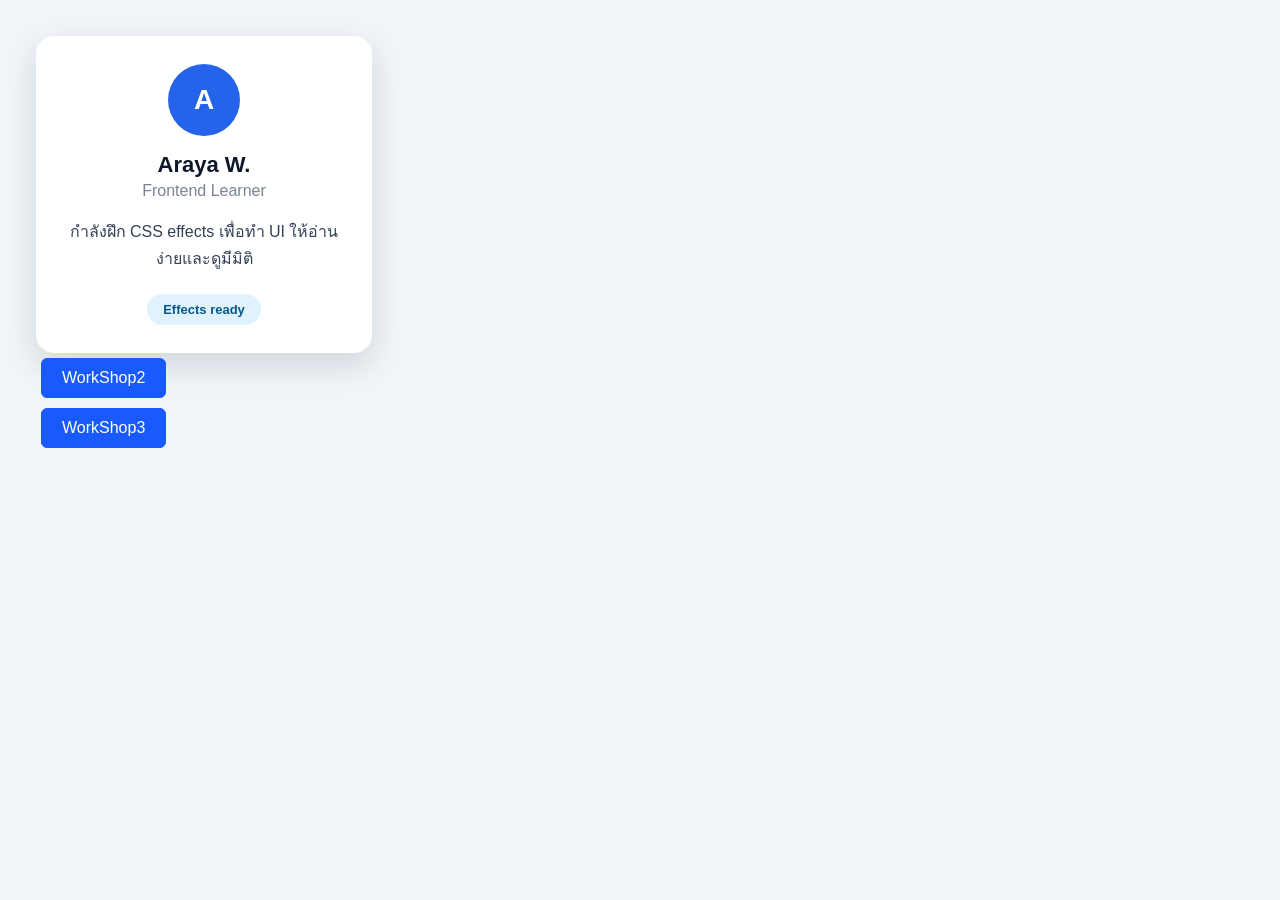
<file: index.html>
<!doctype html>
<html lang="en">
  <head>
    <meta charset="UTF-8" />
    <meta name="viewport" content="width=device-width, initial-scale=1.0" />
    <title>Document</title>
    <link rel="stylesheet" href="index.css">
  </head>
  <body>
    <article class="profile-card">
      <div class="avatar">A</div>
      <h2 class="name">Araya W.</h2>
      <p class="role">Frontend Learner</p>
      <p class="bio">กำลังฝึก CSS effects เพื่อทำ UI ให้อ่านง่ายและดูมีมิติ</p>
      <span class="badge">Effects ready</span>
    </article>
    <div class="link">
      <a class="Link" href="workshop2.html">WorkShop2</a>
      <br />
      <a class="Link" href="workshop3.html">WorkShop3</a>
    </div>
  </body>
</html>
</file>
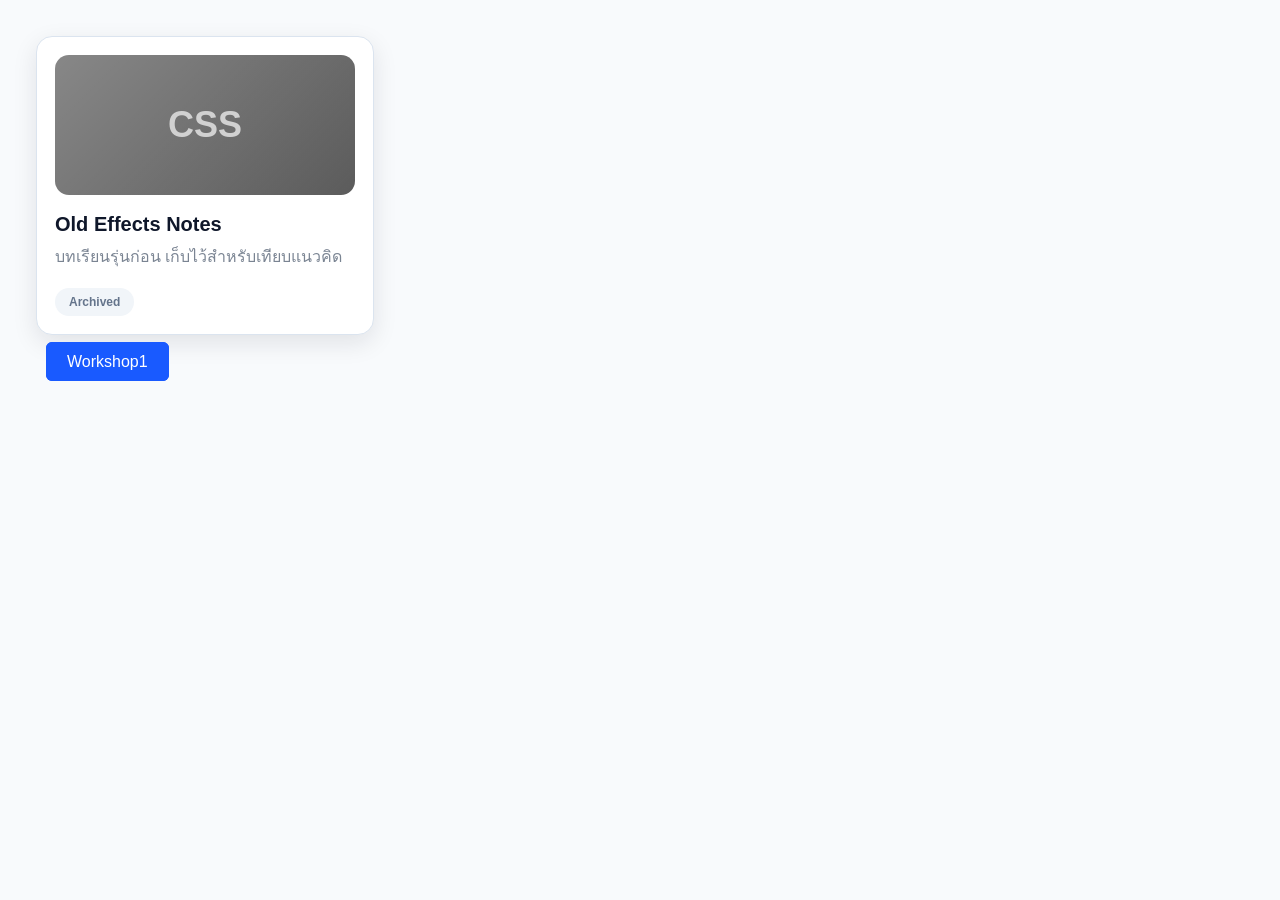
<file: workshop2.html>
<!doctype html>
<html lang="en">
  <head>
    <meta charset="UTF-8" />
    <meta name="viewport" content="width=device-width, initial-scale=1.0" />
    <title>Document</title>
    <link rel="stylesheet" href="workshop2.css" />
  </head>
  <body>
    <article class="lesson-tile">
      <div class="cover">CSS</div>
      <h2>Old Effects Notes</h2>
      <p>บทเรียนรุ่นก่อน เก็บไว้สำหรับเทียบแนวคิด</p>
      <span class="status">Archived</span>
    </article>
    <br />
    <a class="Link" href="index.html">Workshop1</a>
  </body>
</html>
</file>
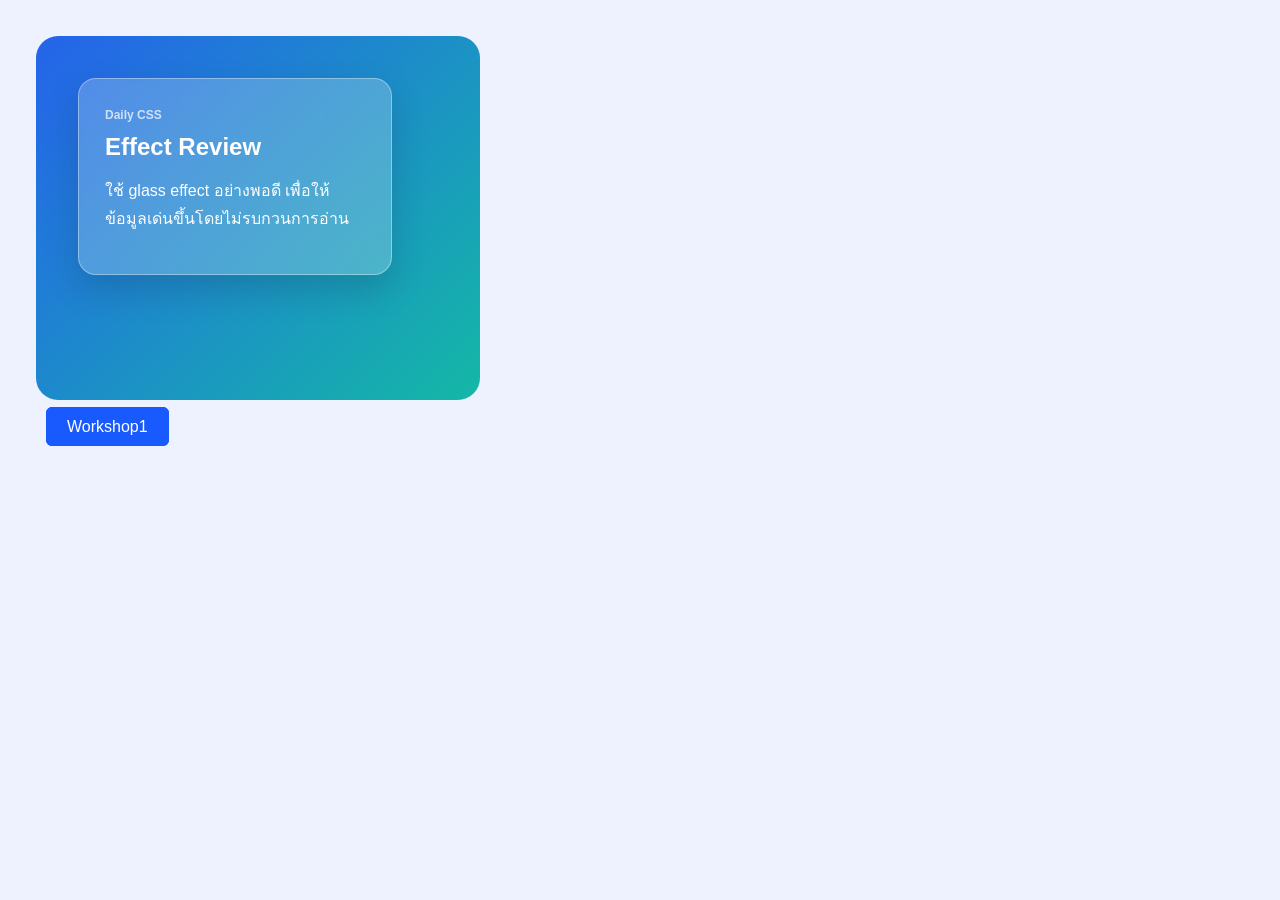
<file: workshop3.html>
<!doctype html>
<html lang="en">
  <head>
    <meta charset="UTF-8" />
    <meta name="viewport" content="width=device-width, initial-scale=1.0" />
    <title>Document</title>
    <link rel="stylesheet" href="workshop3.css" />
  </head>
  <body>
    <section class="scene">
      <article class="glass-panel">
        <p class="eyebrow">Daily CSS</p>
        <h2>Effect Review</h2>
        <p>
          ใช้ glass effect อย่างพอดี เพื่อให้ข้อมูลเด่นขึ้นโดยไม่รบกวนการอ่าน
        </p>
      </article>
    </section>
    <br />
    <a class="Link" href="index.html">Workshop1</a>
  </body>
</html>
</file>
<file: index.css>
body {
  margin: 0;
  padding: 36px;
  background: #f1f5f9;
  font-family: Arial, sans-serif;
}

.profile-card {
  width: 280px;
  padding: 28px;
  background: #ffffff;
  border-radius: 18px;
  box-shadow: 0 12px 32px rgba(15, 23, 42, 0.14);
  text-align: center;
}

.avatar {
  width: 72px;
  height: 72px;
  margin: 0 auto 16px;
  background: #2563eb;
  color: white;
  border-radius: 50%;
  font-size: 28px;
  font-weight: 700;
  line-height: 72px;
}

.name {
  margin: 0 0 4px;
  color: #0f172a;
  font-size: 22px;
}

.role {
  margin: 0 0 18px;
  color: #475569;
  opacity: 0.72;
}

.bio {
  margin: 0 0 22px;
  color: #334155;
  line-height: 1.7;
}

.badge {
  display: inline-block;
  padding: 8px 16px;
  background: #e0f2fe;
  color: #075985;
  border-radius: 9999px;
  font-size: 13px;
  font-weight: 700;
}

.Link {
  margin: 5px;
  text-decoration: none;
  border: 1px solid #195aff;
  border-radius: 6px;
  background-color: #195aff;
  color: white;
  padding: 10px 20px;
  display: inline-block;
}
</file>
<file: workshop2.css>
body {
  margin: 0;
  padding: 36px;
  background: #f8fafc;
  font-family: Arial, sans-serif;
}

.lesson-tile {
  width: 300px;
  padding: 18px;
  background: white;
  border: 1px solid #dbe4ef;
  border-radius: 16px;
  box-shadow: 0 8px 24px rgba(15, 23, 42, 0.1);
}

.cover {
  height: 140px;
  margin: 0 0 18px;
  background: linear-gradient(135deg, #38bdf8, #6366f1);
  color: white;
  border-radius: 14px;
  font-size: 36px;
  font-weight: 700;
  line-height: 140px;
  text-align: center;
  filter: grayscale(100%) brightness(0.82);
}

.lesson-tile h2 {
  margin: 0 0 8px;
  color: #0f172a;
  font-size: 20px;
}

.lesson-tile p {
  margin: 0 0 18px;
  color: #475569;
  line-height: 1.65;
  opacity: 0.72;
}

.status {
  display: inline-block;
  padding: 7px 14px;
  background: #f1f5f9;
  color: #64748b;
  border-radius: 9999px;
  font-size: 12px;
  font-weight: 700;
}

.Link {
  margin: 10px;
  text-decoration: none;
  border: 1px solid #195aff;
  border-radius: 6px;
  background-color: #195aff;
  color: white;
  padding: 10px 20px;
}
</file>
<file: workshop3.css>
body {
  margin: 0;
  padding: 36px;
  background: #eef2ff;
  font-family: Arial, sans-serif;
}

.scene {
  width: 360px;
  min-height: 280px;
  padding: 42px;
  background: linear-gradient(135deg, #2563eb, #14b8a6);
  border-radius: 22px;
}

.glass-panel {
  width: 260px;
  padding: 26px;
  background: rgba(255, 255, 255, 0.22);
  color: white;
  border: 1px solid rgba(255, 255, 255, 0.36);
  border-radius: 18px;
  backdrop-filter: blur(14px);
  box-shadow: 0 14px 34px rgba(15, 23, 42, 0.18);
}

.eyebrow {
  margin: 0 0 8px;
  font-size: 12px;
  font-weight: 700;
  opacity: 0.72;
}

.glass-panel h2 {
  margin: 0 0 10px;
  font-size: 24px;
}

.glass-panel p {
  line-height: 1.7;
}

.Link {
  margin: 10px;
  text-decoration: none;
  border: 1px solid #195aff;
  border-radius: 6px;
  background-color: #195aff;
  color: white;
  padding: 10px 20px;
}
</file>
